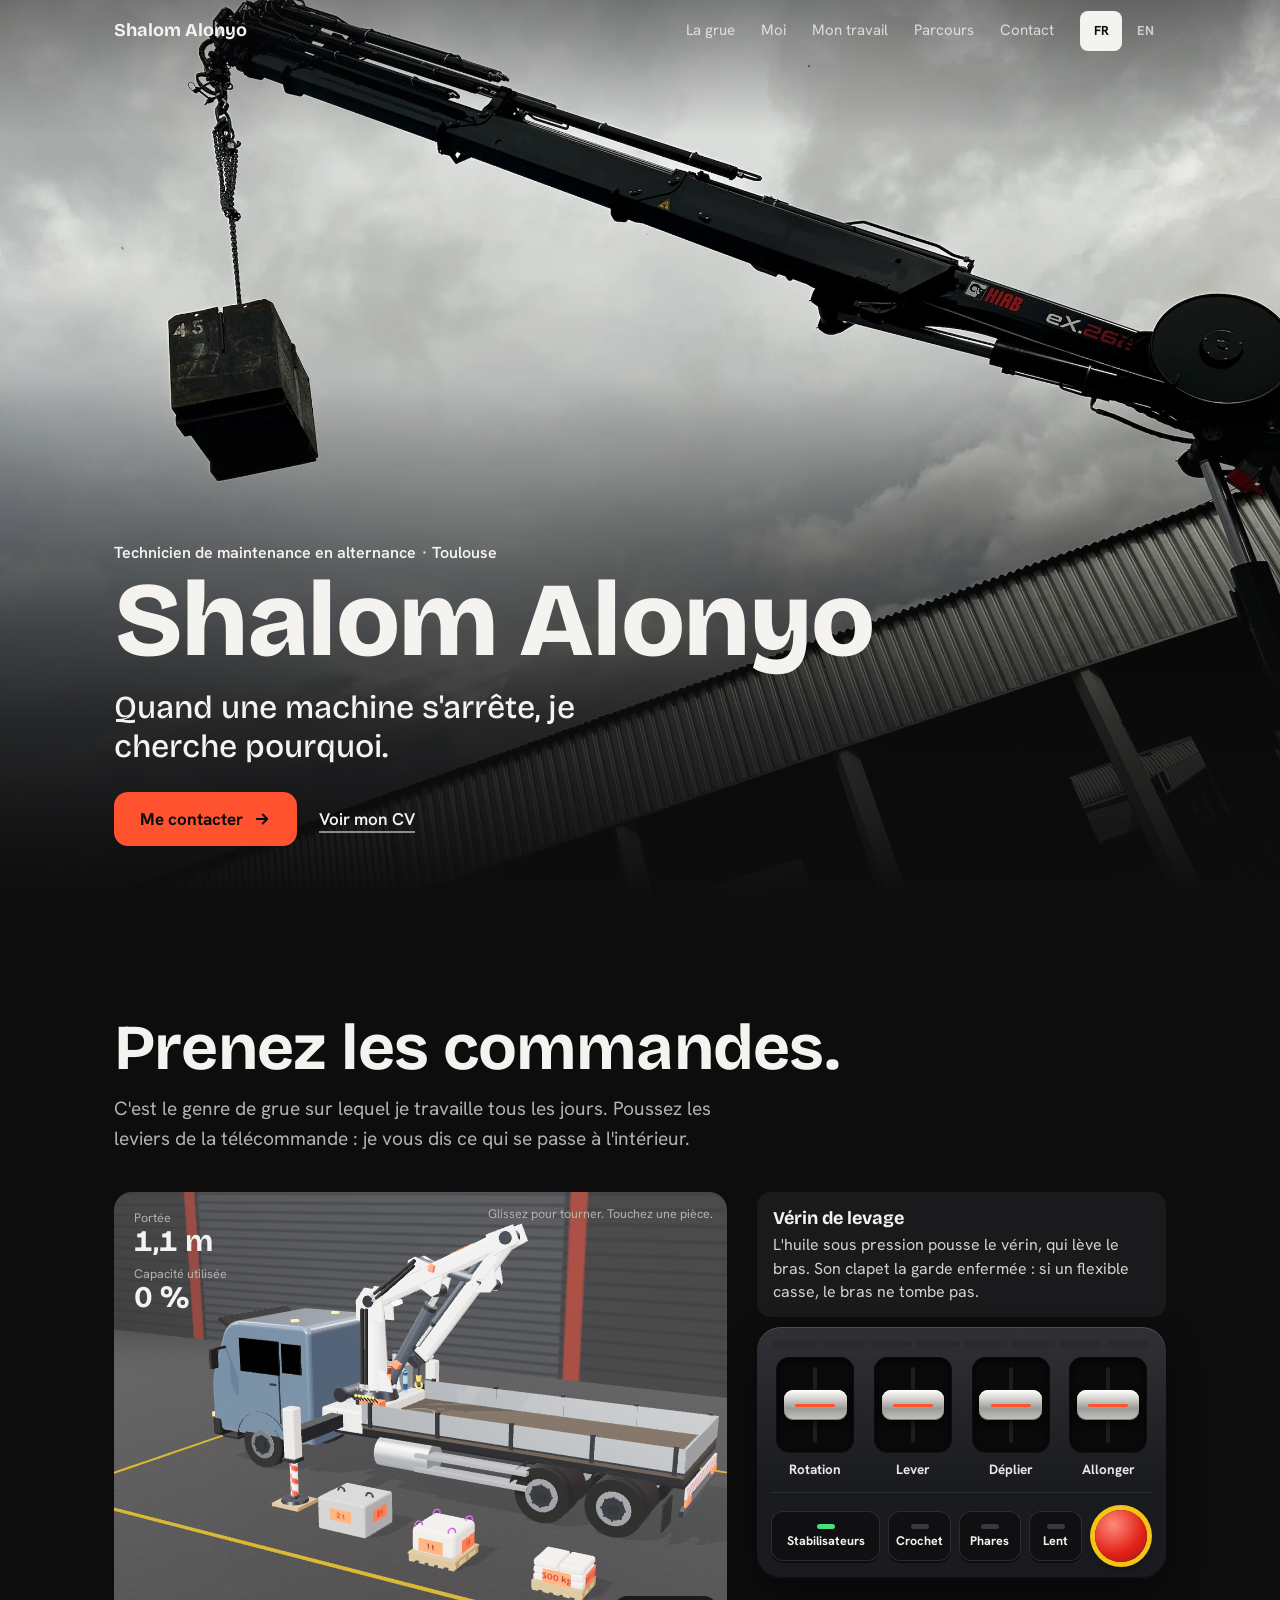
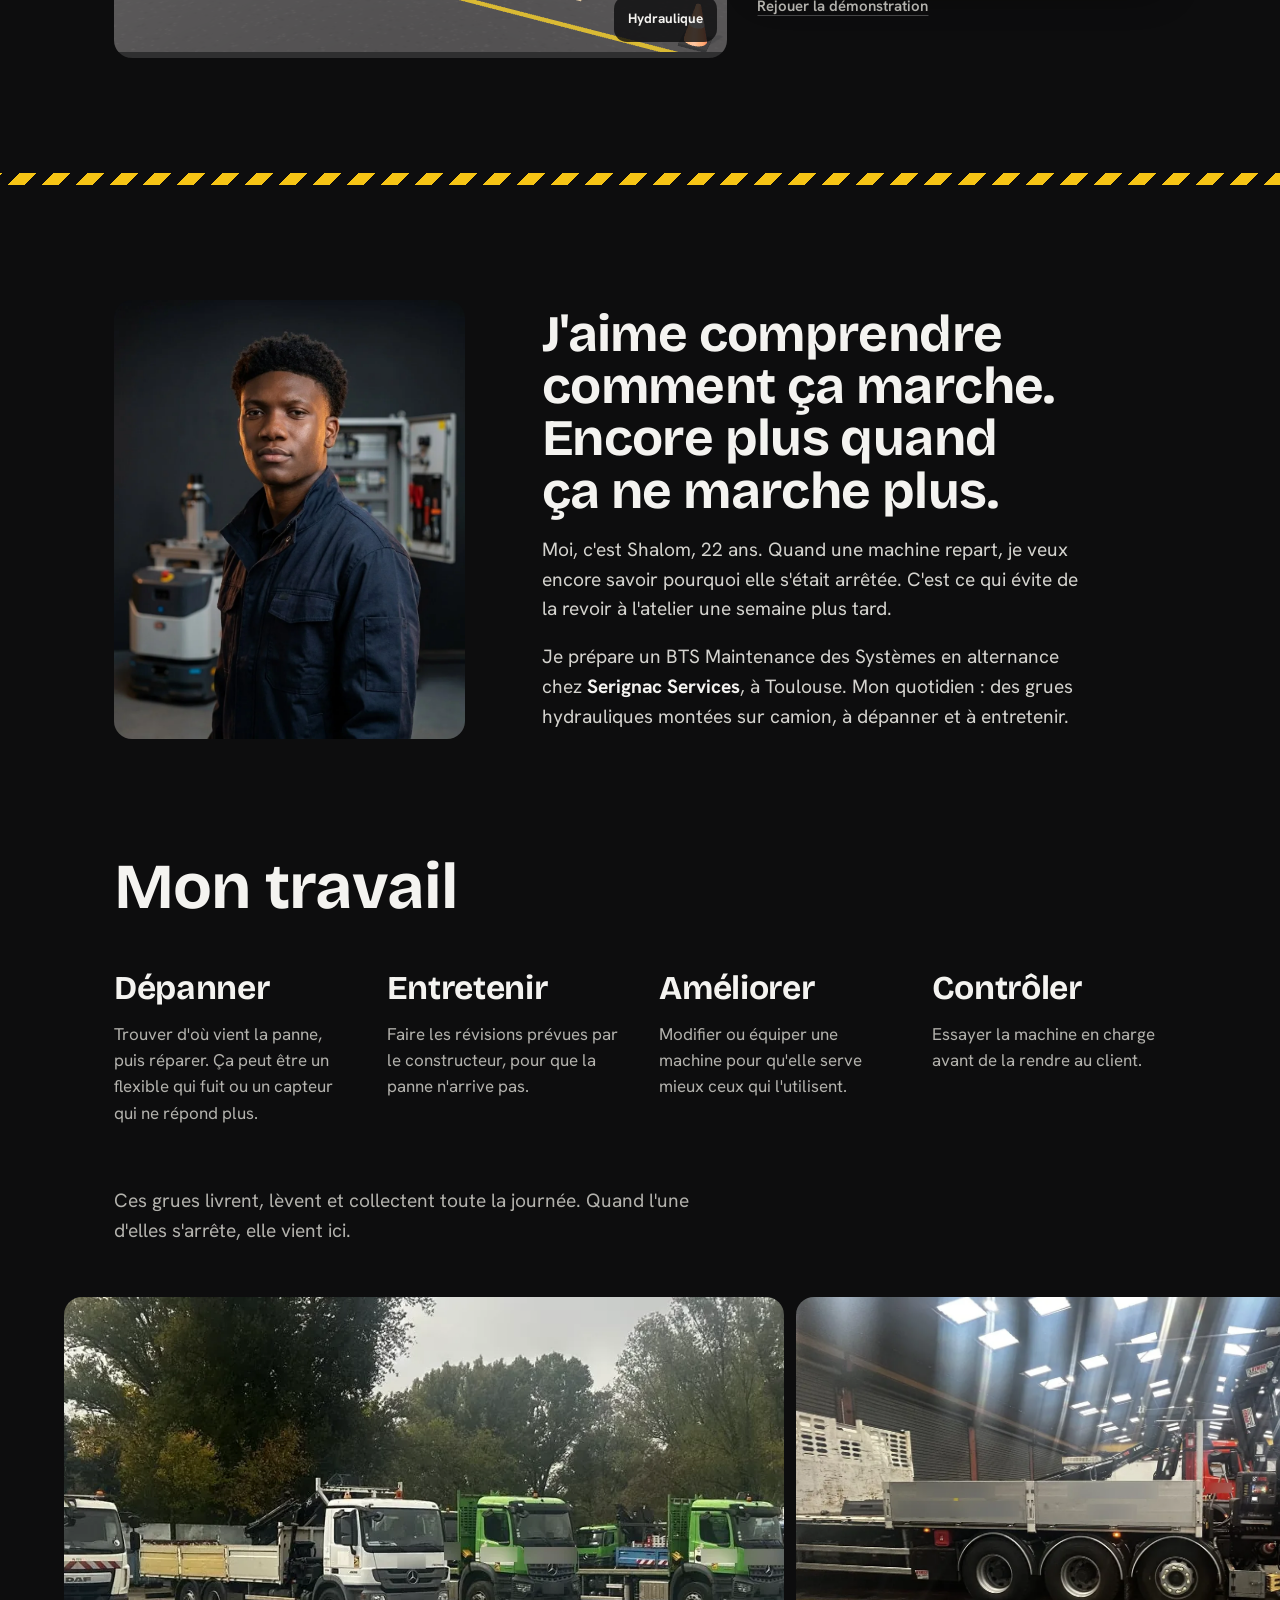
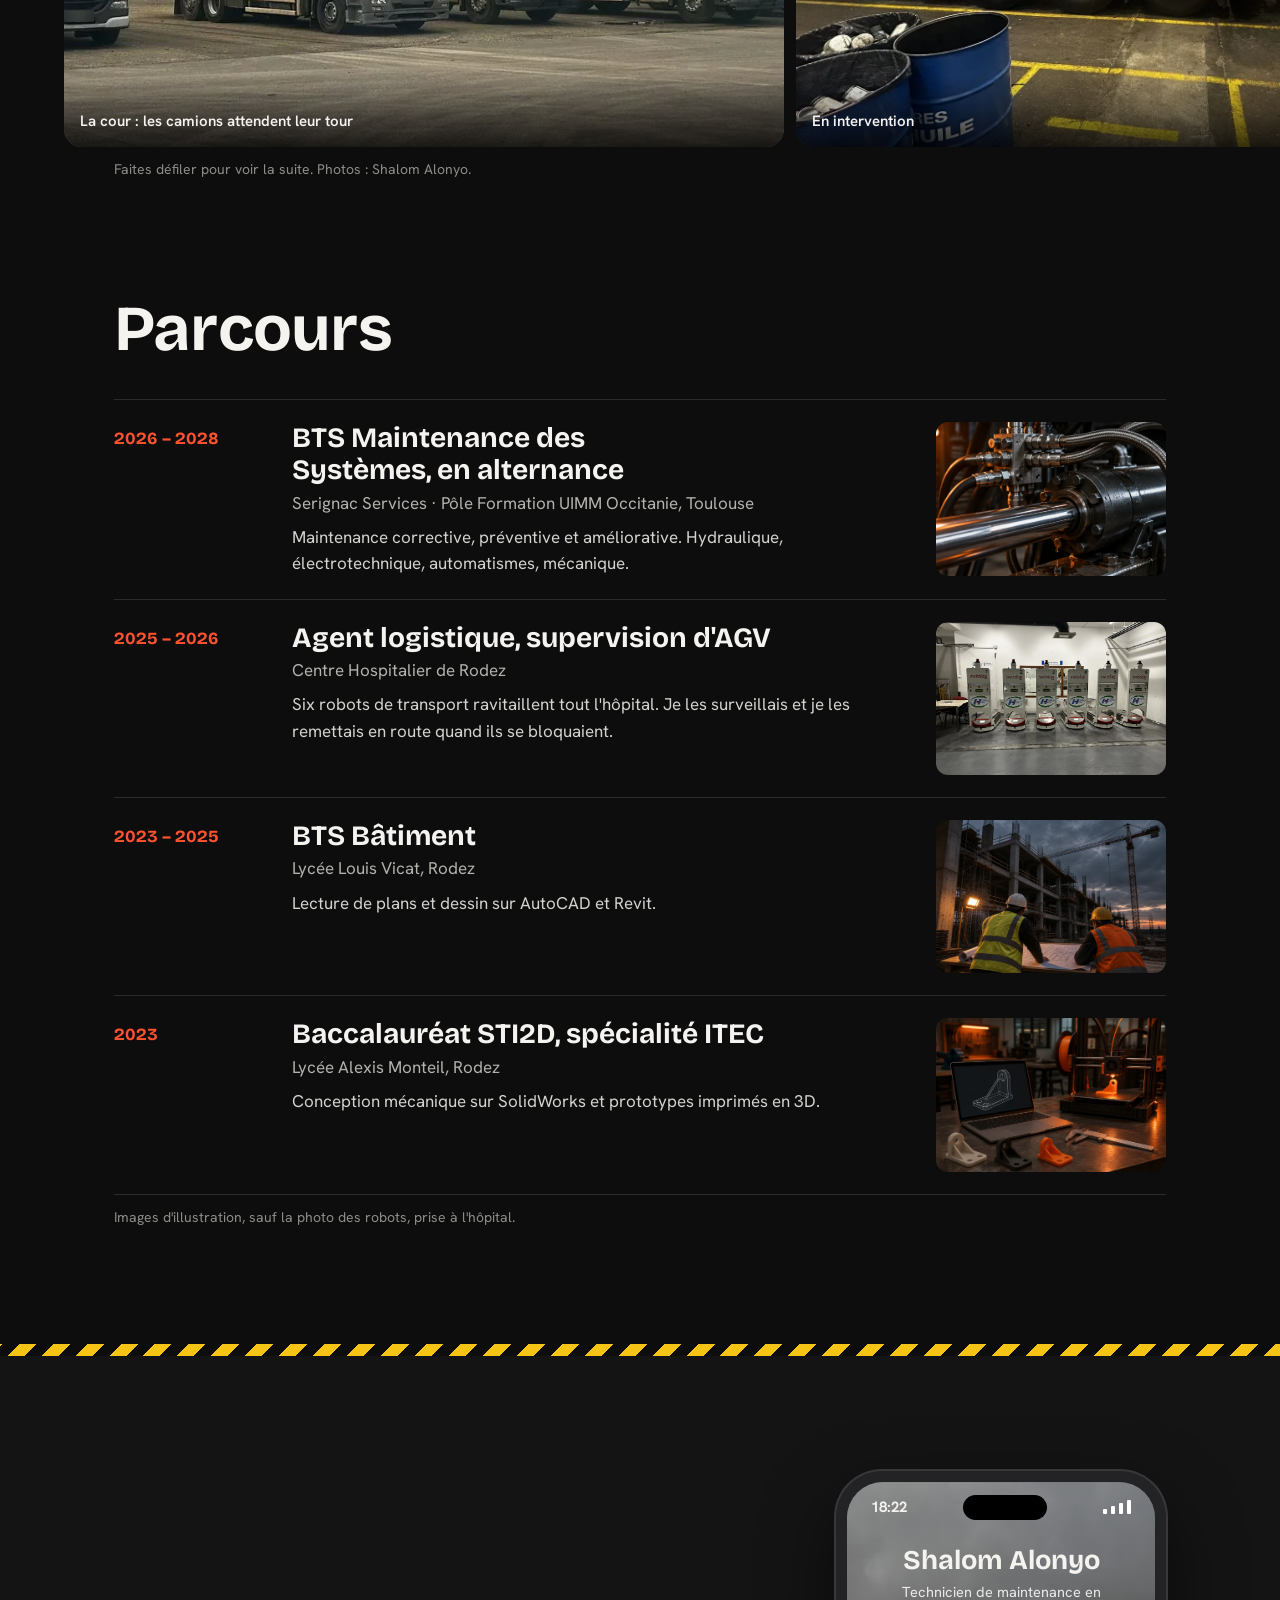
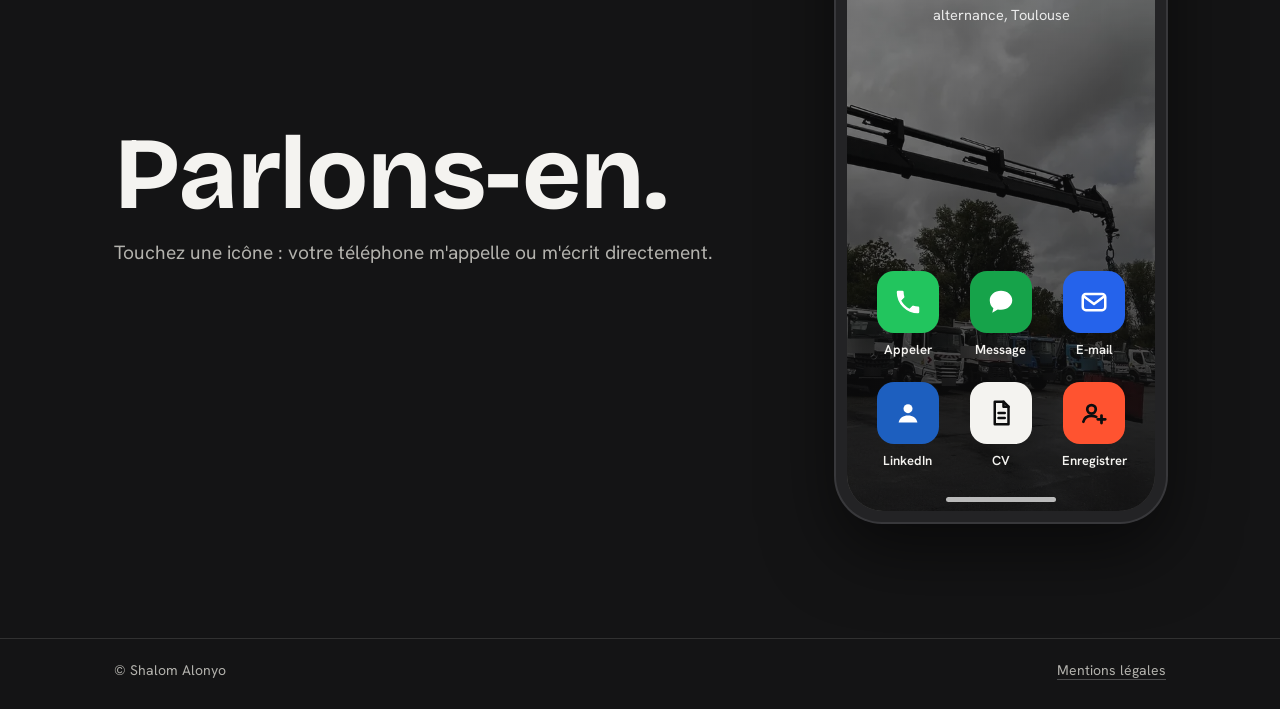
<file: index.html>
<!doctype html>
<html lang="fr">
<head>
<meta charset="utf-8">
<meta name="viewport" content="width=device-width, initial-scale=1, viewport-fit=cover">
<title>Shalom Alonyo · Technicien de maintenance en alternance à Toulouse</title>
<meta name="description" content="Shalom Alonyo, technicien de maintenance en alternance à Toulouse (BTS Maintenance des Systèmes). Dépannage et entretien de grues hydrauliques de camion.">
<meta name="author" content="Shalom Alonyo">
<meta name="theme-color" content="#0D0D0E">
<link rel="canonical" href="https://shalomalonyo-glitch.github.io/Shalom-Alonyo/">
<meta property="og:type" content="website">
<meta property="og:title" content="Shalom Alonyo · Technicien de maintenance en alternance">
<meta property="og:description" content="Quand une machine s'arrête, je cherche pourquoi. Prenez les commandes d'une grue et voyez ce qui se passe à l'intérieur.">
<meta property="og:url" content="https://shalomalonyo-glitch.github.io/Shalom-Alonyo/">
<meta property="og:image" content="https://shalomalonyo-glitch.github.io/Shalom-Alonyo/assets/og-card.jpg">
<meta property="og:locale" content="fr_FR">
<meta name="twitter:card" content="summary_large_image">
<link rel="icon" type="image/png" href="assets/logo.png">
<link rel="apple-touch-icon" href="assets/logo.png">
<link rel="preload" as="font" type="font/woff2" href="assets/bricolage.woff2" crossorigin>
<link rel="preload" as="image" href="assets/hero.webp">
<script type="application/ld+json">
{"@context":"https://schema.org","@type":"Person","name":"Shalom Alonyo","jobTitle":"Technicien de maintenance en alternance","url":"https://shalomalonyo-glitch.github.io/Shalom-Alonyo/","image":"https://shalomalonyo-glitch.github.io/Shalom-Alonyo/assets/moi.webp","address":{"@type":"PostalAddress","addressLocality":"Toulouse","addressCountry":"FR"},"worksFor":{"@type":"Organization","name":"Serignac Services"},"alumniOf":[{"@type":"EducationalOrganization","name":"Pôle Formation UIMM Occitanie"}],"knowsAbout":["Maintenance industrielle","Hydraulique","Diagnostic de pannes","Électrotechnique","Mécanique"],"sameAs":["https://www.linkedin.com/in/shalom-alonyo/","https://github.com/shalomalonyo-glitch"]}
</script>
<script>document.documentElement.classList.add('js')</script>
<style>
@font-face{font-family:"Bricolage";src:url(assets/bricolage.woff2) format("woff2");font-weight:200 800;font-display:swap}
@font-face{font-family:"Hanken";src:url(assets/hanken.woff2) format("woff2");font-weight:100 900;font-display:swap}
:root{
  --bg:#0D0D0E; --bg2:#141415; --card:#1A1A1C; --line:rgba(255,255,255,.12); --line2:rgba(255,255,255,.24);
  --tx:#F4F3F0; --mut:#B3B2AD; --dim:#8E8D88; --acc:#FF5330; --acc2:#FF7A5C; --mark:#F6C415; --ok:#4ADE80;
  --d:"Bricolage","Hanken",system-ui,sans-serif; --b:"Hanken",system-ui,-apple-system,"Segoe UI",sans-serif;
  --pad:clamp(20px,5vw,72px); --max:1180px; --out:cubic-bezier(.22,1,.36,1);
}
*{box-sizing:border-box;margin:0;padding:0}
html{scroll-behavior:smooth;-webkit-text-size-adjust:100%}
body{background:var(--bg);color:var(--tx);font-family:var(--b);font-size:17px;line-height:1.55;overflow-x:hidden;-webkit-font-smoothing:antialiased}
img{display:block;max-width:100%}
a{color:inherit;text-decoration:none}
button{font:inherit;color:inherit;background:none;border:0;cursor:pointer}
::selection{background:var(--acc);color:#0D0D0E}
:focus-visible{outline:2px solid var(--tx);outline-offset:3px;border-radius:6px}
.wrap{max-width:var(--max);margin:0 auto;padding:0 var(--pad)}
.skip{position:absolute;left:-999px;top:0;background:var(--tx);color:#000;padding:10px 14px;z-index:99}
.skip:focus{left:10px;top:10px}
h1,h2,h3{font-family:var(--d);text-wrap:balance}
p{text-wrap:pretty}

/* en-tête */
.nav{position:fixed;inset:0 0 auto 0;z-index:50;transition:background-color .25s ease-out}
.nav.solid{background:rgba(13,13,14,.92)}
.nav .in{display:flex;align-items:center;gap:26px;height:62px}
.brand{display:inline-flex;align-items:center;min-height:44px;font-family:var(--d);font-weight:700;font-size:18px}
.links{display:flex;gap:26px;margin-left:auto}
.links a{font-size:15px;color:rgba(244,243,240,.8);transition:color .2s ease-out}
.links a:hover{color:#fff}
.lang{display:flex;gap:2px;font-size:13px;font-weight:700}
.lang button{min-width:42px;min-height:40px;padding:0 9px;border-radius:8px;color:rgba(244,243,240,.7)}
.lang button[aria-pressed=true]{color:#0D0D0E;background:var(--tx)}

/* accueil */
.hero{position:relative;min-height:100svh;display:flex;align-items:flex-end;overflow:hidden;isolation:isolate}
.hero .bg{position:absolute;inset:0;width:100%;height:100%;object-fit:cover;object-position:50% 88%;z-index:-2}
.hero::after{content:"";position:absolute;inset:0;z-index:-1;background:linear-gradient(180deg,rgba(13,13,14,.45) 0%,rgba(13,13,14,0) 15%,rgba(13,13,14,0) 42%,rgba(13,13,14,.8) 80%,var(--bg) 100%)}
.hero .in{width:100%;padding:110px var(--pad) clamp(34px,6vh,72px)}
.kicker{font-size:16px;font-weight:600;color:var(--tx)}
.kicker i{font-style:normal;padding:0 .35em}
h1{font-weight:800;font-size:clamp(46px,8.2vw,108px);line-height:.94;letter-spacing:-.015em;margin-top:6px}
.say{font-family:var(--d);font-weight:500;font-size:clamp(21px,2.5vw,32px);line-height:1.22;max-width:22ch;margin-top:18px}
.cta{display:flex;gap:10px 22px;flex-wrap:wrap;align-items:center;margin-top:26px}
.btn{display:inline-flex;align-items:center;gap:10px;height:54px;padding:0 26px;border-radius:14px;font-size:17px;font-weight:700;background:var(--acc);color:#0D0D0E;transition:transform .16s ease-out,background-color .2s ease-out}
.btn:hover{background:var(--acc2)}
.btn:active{transform:scale(.97)}
.btn svg{width:18px;height:18px}
.tlink{display:inline-flex;align-items:center;min-height:44px;font-weight:600;text-decoration:underline;text-decoration-thickness:2px;text-underline-offset:6px;text-decoration-color:rgba(255,255,255,.5);transition:text-decoration-color .2s ease-out}
.tlink:hover{text-decoration-color:#fff}
.js .up{opacity:0;transform:translateY(14px);animation:up .7s var(--out) forwards;animation-delay:var(--w,.1s)}
@keyframes up{to{opacity:1;transform:none}}

/* sections */
section{padding:clamp(64px,9vw,128px) 0;position:relative}
h2{font-weight:700;font-size:clamp(32px,5.2vw,64px);line-height:1.02;letter-spacing:-.012em}
.lead{color:var(--mut);font-size:clamp(17px,1.5vw,20px);max-width:56ch;margin-top:14px}
.js .rv{opacity:0;transform:translateY(22px);transition:opacity .6s var(--out),transform .6s var(--out)}
.js .rv.in{opacity:1;transform:none}
.hz{height:12px;background:repeating-linear-gradient(-45deg,var(--mark) 0 12px,#0D0D0E 12px 24px)}

/* la grue */
.rig{margin-top:clamp(22px,3vw,40px);display:grid;grid-template-columns:minmax(0,1.5fr) minmax(0,1fr);gap:clamp(10px,2.4vw,34px);align-items:start}
.stage{background:#121213;border-radius:18px;overflow:hidden;position:relative}
.view{position:relative;aspect-ratio:4/3}
.view canvas,.view svg{position:absolute;inset:0;width:100%;height:100%;display:block}
.view canvas{touch-action:pan-y;cursor:grab;opacity:0;transition:opacity .5s ease-out}
.view canvas:active{cursor:grabbing}
.stage.live canvas{opacity:1}
.stage.live svg{display:none}
.read{position:absolute;left:clamp(12px,1.6vw,20px);top:clamp(10px,1.4vw,18px);display:grid;gap:8px;max-width:24%;pointer-events:none}
.read span{display:block;font-size:12.5px;line-height:1.2;color:var(--mut)}
.read b{display:block;font-family:var(--d);font-size:clamp(20px,2.6vw,30px);line-height:1.1;font-weight:700;font-variant-numeric:tabular-nums;white-space:nowrap}
.spin{position:absolute;right:14px;top:12px;font-size:12.5px;color:var(--mut);pointer-events:none;opacity:0;transition:opacity .4s ease-out}
.stage.live .spin{opacity:1}
.stage.live .spin.off{opacity:0}
.bar{height:6px;background:rgba(255,255,255,.12)}
.bar i{display:block;height:100%;width:0;background:var(--ok);transition:width .2s ease-out,background-color .2s ease-out}
.tell{background:var(--card);border-radius:14px;padding:13px 16px 14px;min-height:7.3em;font-size:16px;line-height:1.45;color:#D4D3CE}
.tell b{display:block;font-family:var(--d);font-size:18px;color:var(--tx);margin-bottom:2px}
.tell.warn b{color:var(--acc)}
.again{margin-top:6px;min-height:44px;font-weight:600;font-size:15px;color:var(--mut);text-decoration:underline;text-decoration-color:var(--line2);text-underline-offset:4px}
.tools{position:absolute;left:10px;right:10px;bottom:10px;display:flex;justify-content:space-between;align-items:flex-end;gap:8px;pointer-events:none}
.tools>*{pointer-events:auto}
.seg{display:flex;gap:2px;padding:3px;border-radius:13px;background:rgba(13,13,14,.8)}
.seg button{min-width:50px;min-height:40px;padding:0 9px;border-radius:10px;font-size:13.5px;font-weight:700;color:#D4D3CE;transition:background-color .2s ease-out,color .2s ease-out}
.seg button[aria-pressed=true]{background:var(--tx);color:#0D0D0E}
.xr{min-height:46px;padding:0 14px;border-radius:13px;background:rgba(13,13,14,.8);font-size:13.5px;font-weight:700;color:var(--tx);transition:background-color .2s ease-out,color .2s ease-out,transform .16s ease-out}
.xr:active{transform:scale(.97)}
.xr[aria-pressed=true]{background:var(--acc);color:#0D0D0E}
.stage:not(.live) .xr{display:none}
/* la télécommande */
.rc{--trv:30px;margin-top:10px;border-radius:24px;padding:14px 14px 12px;background:linear-gradient(180deg,#303136,#1a1b1e 62%);box-shadow:inset 0 1px 0 rgba(255,255,255,.14),inset 0 -2px 0 rgba(0,0,0,.5),0 14px 34px rgba(0,0,0,.45);user-select:none;-webkit-user-select:none;-webkit-touch-callout:none}
.rc-top{display:grid;grid-template-columns:repeat(4,minmax(0,1fr));gap:10px}
.lv{display:grid;gap:6px;justify-items:center;font-size:13.5px;font-weight:700;color:#E9E8E4}
.trk{position:relative;width:100%;max-width:78px;height:96px;border-radius:14px;background:#0A0A0B;box-shadow:inset 0 2px 7px #000,inset 0 0 0 1px rgba(255,255,255,.06);touch-action:none;cursor:ns-resize}
.trk::before{content:"";position:absolute;left:50%;top:10px;bottom:10px;width:4px;margin-left:-2px;border-radius:4px;background:#1E1E21}
.trk::after{content:"";position:absolute;left:24%;right:24%;top:50%;height:2px;margin-top:-1px;background:rgba(255,255,255,.16)}
.cap{position:absolute;left:10%;right:10%;top:50%;height:30px;margin-top:-15px;border-radius:9px;background:linear-gradient(180deg,#FFFFFF,#D3D2CE 30%,#9C9B97 62%,#C4C3BF);box-shadow:0 4px 9px rgba(0,0,0,.65),inset 0 1px 0 #fff,inset 0 -1px 0 rgba(0,0,0,.35);transform:translateY(calc(var(--v,0) * -1 * var(--trv)));z-index:1}
.cap::after{content:"";position:absolute;left:18%;right:18%;top:50%;height:3px;margin-top:-1.5px;border-radius:3px;background:var(--acc)}
.lv.rel .cap{transition:transform .18s var(--out)}
.trk:focus-visible{outline:2px solid var(--tx);outline-offset:2px}
.rc-bot{display:grid;grid-template-columns:minmax(0,1fr) auto auto;gap:14px;align-items:center;margin-top:12px;padding:12px 4px 0;border-top:1px solid rgba(255,255,255,.08)}
.stb{display:flex;align-items:center;gap:10px;min-height:48px;padding:0 14px;border-radius:12px;background:#101012;box-shadow:inset 0 0 0 1px rgba(255,255,255,.12);font-weight:700;font-size:14.5px;text-align:left;transition:transform .16s ease-out}
.stb:active{transform:scale(.97)}
.stb .led{width:10px;height:10px;border-radius:50%;background:#3A3A3D;flex:none;transition:background-color .2s ease-out}
.stb[aria-pressed=true] .led{background:var(--ok)}
.leds{display:flex;gap:5px}
.leds i{width:9px;height:22px;border-radius:3px;background:#2A2A2D;transition:background-color .15s ease-out}
.leds i.g{background:var(--ok)}
.leds i.y{background:var(--mark)}
.leds i.r{background:var(--acc)}
.stop{width:52px;height:52px;margin:5px;border-radius:50%;background:radial-gradient(circle at 35% 28%,#FF8A78,#E2231A 58%,#9E120C);box-shadow:0 0 0 5px var(--mark),0 5px 10px rgba(0,0,0,.6);transition:transform .12s ease-out,filter .12s ease-out}
.stop:active{transform:scale(.94)}
.stop[aria-pressed=true]{transform:scale(.9);filter:brightness(.72)}
.rc .leds{display:flex;gap:4px;margin:0 2px 10px}
.rc .leds i{flex:1;width:auto;height:6px;border-radius:3px}
.keys{display:grid;grid-template-columns:1.75fr 1fr 1fr .85fr auto;gap:8px;align-items:center;margin-top:12px;padding-top:12px;border-top:1px solid rgba(255,255,255,.08)}
.rig:not(.is3d) .keys{grid-template-columns:1.75fr .85fr auto}
.rig:not(.is3d) .k3d{display:none}
.key{display:grid;justify-items:center;align-content:center;gap:6px;min-height:50px;padding:0 3px;border-radius:12px;background:#101012;box-shadow:inset 0 0 0 1px rgba(255,255,255,.12),0 2px 0 rgba(0,0,0,.5);font-weight:700;font-size:12.5px;line-height:1;white-space:nowrap;transition:transform .12s ease-out}
.key:active{transform:scale(.96)}
.key .led{width:18px;height:5px;border-radius:3px;background:#3A3A3D;transition:background-color .2s ease-out}
.key[aria-pressed=true] .led{background:var(--ok)}
.key.ready .led{background:var(--acc)}
.tools>span{flex:1}
.pic img{width:100%;height:auto;aspect-ratio:3/2;object-fit:cover;border-radius:12px}
.pic[data-zoom]{cursor:zoom-in}
.scr .sheet{position:absolute;left:8px;right:8px;bottom:8px;z-index:3;display:grid;gap:8px;padding:16px 14px 10px;border-radius:26px;background:#F4F3F0;color:#0D0D0E}
.scr .sheet[hidden]{display:none}
.sheet b{font-family:var(--d);font-size:19px}
.addr{font-size:14px;color:#3A3A3D;word-break:break-all;margin:-6px 0 2px}
.opt{display:flex;align-items:center;justify-content:center;min-height:46px;border-radius:12px;background:#0D0D0E;color:#F4F3F0;font-weight:700;font-size:15px;text-align:center;transition:transform .16s ease-out}
.opt:active{transform:scale(.97)}
.two{display:grid;grid-template-columns:1fr 1fr;gap:8px}
.two .opt{background:#E2E0DA;color:#0D0D0E}
.okm{min-height:1.3em;font-size:13.5px;color:#3A3A3D;text-align:center}
.opt.cls{background:none;color:#3A3A3D;min-height:40px}

/* moi */
.me{display:grid;grid-template-columns:minmax(0,.72fr) minmax(0,1.28fr);gap:clamp(26px,6vw,90px);align-items:center}
.me img{width:100%;height:auto;aspect-ratio:4/5;object-fit:cover;object-position:50% 14%;border-radius:18px}
.me h2{font-size:clamp(29px,4vw,52px)}
.me p{font-size:clamp(17px,1.5vw,20px);color:#D4D3CE;margin-top:18px;max-width:50ch}
.me p strong{color:var(--tx);font-weight:700}

/* travail */
.jobs{display:grid;grid-template-columns:repeat(4,minmax(0,1fr));gap:clamp(18px,3vw,44px);margin-top:clamp(26px,3.4vw,46px)}
.jobs h3{font-size:clamp(24px,2.6vw,34px);font-weight:700;letter-spacing:-.01em}
.jobs p{color:var(--mut);margin-top:6px;max-width:36ch}
.reel{display:flex;gap:12px;overflow-x:auto;scroll-snap-type:x mandatory;-webkit-overflow-scrolling:touch;padding:0 var(--pad);margin-top:clamp(28px,4vw,52px);scrollbar-width:none}
.reel::-webkit-scrollbar{display:none}
.reel figure{flex:0 0 min(82vw,720px);scroll-snap-align:center;position:relative;border-radius:18px;overflow:hidden;background:#000}
.reel img{width:100%;height:auto;aspect-ratio:16/10;object-fit:cover}
.reel figcaption{position:absolute;left:0;right:0;bottom:0;padding:34px 16px 13px;font-size:15px;font-weight:600;background:linear-gradient(transparent,rgba(0,0,0,.78))}
.hint{color:var(--dim);font-size:14px;margin-top:12px}

/* parcours */
.path{margin-top:clamp(22px,3vw,40px);border-top:1px solid var(--line)}
.step{display:grid;grid-template-columns:150px minmax(0,1fr) 230px;align-items:start;gap:8px 28px;padding:22px 0;border-bottom:1px solid var(--line)}
.step .y{font-family:var(--d);font-weight:700;font-size:17px;color:var(--acc);padding-top:4px;font-variant-numeric:tabular-nums}
.step h3{font-size:clamp(21px,2.2vw,28px);font-weight:700;line-height:1.15}
.step .w{color:var(--mut);margin-top:3px}
.step p{color:#D4D3CE;margin-top:8px;max-width:62ch}

/* contact : le téléphone */
.ct{background:var(--bg2)}
.cgrid{display:grid;grid-template-columns:minmax(0,1fr) auto;gap:clamp(26px,6vw,90px);align-items:center}
.ct h2{font-size:clamp(44px,8vw,104px);line-height:.96}
.phone{width:min(330px,86vw);margin:0 auto;border-radius:46px;padding:11px;background:#232325;box-shadow:0 0 0 2px #38383B,0 28px 70px rgba(0,0,0,.55)}
.scr{position:relative;border-radius:36px;overflow:hidden;aspect-ratio:9/18.4;background:#0D0D0E url(assets/cour.webp) 58% 30%/cover;display:flex;flex-direction:column}
.scr::before{content:"";position:absolute;inset:0;background:linear-gradient(180deg,rgba(13,13,14,.35),rgba(13,13,14,.62) 55%,rgba(13,13,14,.86))}
.scr>*{position:relative}
.sb{display:flex;justify-content:space-between;align-items:center;padding:13px 24px 0;font-weight:700;font-size:15px}
.sb i{width:84px;height:25px;border-radius:20px;background:#000;display:block}
.sb span:last-child{display:flex;gap:4px;align-items:flex-end}
.sb u{display:block;width:4px;background:#fff;border-radius:1px}
.idc{padding:26px 22px 0;text-align:center}
.idc b{display:block;font-family:var(--d);font-size:27px;font-weight:700;line-height:1.1}
.idc span{display:block;font-size:14.5px;color:rgba(255,255,255,.86);margin-top:6px}
.apps{display:grid;grid-template-columns:repeat(3,1fr);gap:22px 8px;padding:0 18px;margin-top:auto;margin-bottom:26px}
.app{display:grid;justify-items:center;gap:7px;font-size:13px;font-weight:600;-webkit-tap-highlight-color:transparent}
.app i{width:62px;height:62px;border-radius:17px;display:grid;place-items:center;transition:transform .16s ease-out}
.app:active i{transform:scale(.92)}
.app svg{width:30px;height:30px;color:#fff}
.dock{height:5px;width:36%;margin:0 auto 9px;border-radius:5px;background:rgba(255,255,255,.7)}
footer{padding:10px 0 calc(16px + env(safe-area-inset-bottom));color:var(--mut);font-size:14px;background:var(--bg2);border-top:1px solid var(--line)}
footer .in{display:flex;flex-wrap:wrap;gap:0 22px;justify-content:space-between;align-items:center}
footer a{display:inline-flex;align-items:center;min-height:44px;text-decoration:underline;text-decoration-color:var(--line2);text-underline-offset:4px}

/* bouton flottant (téléphone) */
.fab{position:fixed;left:0;right:0;bottom:0;z-index:40;display:none;justify-content:center;padding:34px 0 calc(14px + env(safe-area-inset-bottom));background:linear-gradient(180deg,rgba(13,13,14,0),rgba(13,13,14,.94) 58%);pointer-events:none;opacity:0;transform:translateY(24px);transition:opacity .25s ease-out,transform .3s var(--out)}
.fab.show{opacity:1;transform:none}
.fab .btn{height:50px;pointer-events:none}
.fab.show .btn{pointer-events:auto}

/* visionneuse */
dialog{border:0;padding:0;background:transparent;color:var(--tx);max-width:none;max-height:none;width:100vw;height:100dvh;margin:0}
dialog::backdrop{background:rgba(5,5,6,.92)}
dialog[open]{display:grid;place-items:center}
#lb img{max-height:84dvh;width:auto;max-width:94vw;border-radius:10px}
#lb p{margin-top:10px;color:var(--mut);text-align:center;font-size:15px}
.x{position:fixed;right:14px;top:14px;width:46px;height:46px;border-radius:50%;background:#232325;display:grid;place-items:center}

@media (max-width:1100px){.jobs{grid-template-columns:repeat(2,minmax(0,1fr))}}
@media (max-width:900px){
  .links{display:none}.lang{margin-left:auto}
  .rig{grid-template-columns:minmax(0,1fr)}
  .me{grid-template-columns:minmax(0,1fr)}
  .me figure{max-width:420px}
  .jobs{grid-template-columns:minmax(0,1fr);gap:20px}
  .step{grid-template-columns:minmax(0,1fr);gap:2px}
  .cgrid{grid-template-columns:minmax(0,1fr)}
  .hero .bg{object-position:24% 40%}
  .fab{display:flex}
  .view{aspect-ratio:1.45}
  .rc{--trv:19px;margin-top:8px;padding:11px 12px 9px}
  .trk{height:72px}
  .cap{height:26px;margin-top:-13px}
  .keys{margin-top:9px;padding-top:9px;gap:6px}
  .key{font-size:11.5px;min-height:48px}
  .rc .leds{margin-bottom:8px}
  .tell{min-height:7.5em;font-size:15px;padding:11px 14px 12px}
  .pic{margin-top:12px}
  .pic img{aspect-ratio:16/9}
}
@media (max-width:560px){
  .kicker i{display:none}
  .kicker .city{display:block}
}
@media (prefers-reduced-motion:reduce){
  *,*::before,*::after{animation-duration:.01ms!important;transition-duration:.01ms!important;scroll-behavior:auto!important}
  .js .rv,.js .up{opacity:1;transform:none}
}
</style>
</head>
<body>
<a class="skip" href="#grue">Aller au contenu</a>

<header class="nav" id="nav">
  <div class="wrap in">
    <a class="brand" href="#top">Shalom Alonyo</a>
    <nav class="links" aria-label="Sections">
      <a href="#grue" data-en="The crane">La grue</a>
      <a href="#moi" data-en="About">Moi</a>
      <a href="#travail" data-en="My work">Mon travail</a>
      <a href="#parcours" data-en="Background">Parcours</a>
      <a href="#contact">Contact</a>
    </nav>
    <div class="lang" role="group" aria-label="Langue">
      <button type="button" data-lang="fr" aria-pressed="true">FR</button>
      <button type="button" data-lang="en" aria-pressed="false">EN</button>
    </div>
  </div>
</header>

<main id="top">
<section class="hero" style="padding:0">
  <img class="bg" src="assets/hero.webp" width="2300" height="1806" alt="Une grue hydraulique de camion soulève une masse d'essai sous un ciel chargé">
  <div class="wrap in">
    <p class="kicker up"><span data-en="Maintenance technician, work-study">Technicien de maintenance en alternance</span><i aria-hidden="true">·</i><span class="city">Toulouse</span></p>
    <h1 class="up" style="--w:.18s">Shalom Alonyo</h1>
    <p class="say up" style="--w:.3s" data-en="When a machine stops, I find out why.">Quand une machine s'arrête, je cherche pourquoi.</p>
    <div class="cta up" style="--w:.42s">
      <a class="btn" href="#contact"><span data-en="Contact me">Me contacter</span><svg viewBox="0 0 24 24" fill="none" stroke="currentColor" stroke-width="2.6" stroke-linecap="round" stroke-linejoin="round"><path d="M5 12h14M13 6l6 6-6 6"/></svg></a>
      <a class="tlink" href="Shalom_Alonyo_CV.pdf" target="_blank" rel="noopener" data-en="See my CV">Voir mon CV</a>
    </div>
  </div>
</section>

<section id="grue">
  <div class="wrap">
    <h2 class="rv" data-en="Take the controls.">Prenez les commandes.</h2>
    <p class="lead rv" data-en="This is the kind of crane I work on every day. Push the levers on the remote: I'll tell you what is happening inside.">C'est le genre de grue sur lequel je travaille tous les jours. Poussez les leviers de la télécommande&nbsp;: je vous dis ce qui se passe à l'intérieur.</p>
    <div class="rig rv">
      <div class="stage" id="stage"><div class="view"><canvas id="g3" aria-hidden="true"></canvas>
        <svg viewBox="0 -90 660 560" role="img" aria-label="Une grue hydraulique sur un camion, pilotée par les quatre leviers">
          <rect x="0" y="410" width="660" height="60" fill="#18181A"/>
          <path d="M0 410H660" stroke="#3A3A3D" stroke-width="2"/>
          <!-- camion -->
          <g>
            <rect x="214" y="338" width="350" height="22" rx="3" fill="#3A3B40"/>
            <path d="M214 338v-16M300 338v-12M390 338v-12M480 338v-12M562 338v-16" stroke="#4B4D53" stroke-width="5" stroke-linecap="round"/>
            <rect x="38" y="358" width="528" height="22" rx="4" fill="#28292D"/>
            <path d="M44 380V292q0-18 18-20l52-6q26 0 34 22l8 28v64z" fill="#33353A"/>
            <path d="M62 296q0-8 8-9l40-5q14 0 19 12l7 18H62z" fill="#8FA3B5" opacity=".55"/>
            <rect x="40" y="366" width="18" height="8" rx="2" fill="#F6C415"/>
            <g fill="#101011" stroke="#55575D" stroke-width="5"><circle cx="100" cy="388" r="24"/><circle cx="436" cy="388" r="24"/><circle cx="506" cy="388" r="24"/></g>
            <g fill="#55575D"><circle cx="100" cy="388" r="7"/><circle cx="436" cy="388" r="7"/><circle cx="506" cy="388" r="7"/></g>
          </g>
          <!-- stabilisateur -->
          <line id="stab" x1="182" y1="356" x2="182" y2="372" stroke="#B9BBC0" stroke-width="9" stroke-linecap="round"/>
          <rect id="foot" x="164" y="370" width="36" height="7" rx="2" fill="#E9E7E2"/>
          <!-- tuyaux -->
          <g fill="none" stroke-linecap="round" stroke-linejoin="round">
            <polyline id="h1" class="hose"/><polyline id="h2" class="hose"/><polyline id="h3" class="hose"/>
          </g>
          <!-- grue -->
          <g stroke-linecap="round">
            <line id="ext" stroke="#C9C7C2" stroke-width="9"/>
            <line id="b2" stroke="#E9E7E2" stroke-width="15"/>
            <line id="c2b" stroke="#6F7178" stroke-width="9"/><line id="c2r" stroke="#C9CCD2" stroke-width="4"/>
            <line id="b1" stroke="#F4F3F0" stroke-width="18"/>
            <line id="c1b" stroke="#6F7178" stroke-width="10"/><line id="c1r" stroke="#C9CCD2" stroke-width="4.5"/>
            <line x1="182" y1="338" x2="182" y2="225" stroke="#F4F3F0" stroke-width="22"/>
          </g>
          <rect x="160" y="328" width="60" height="32" rx="5" fill="#E9E7E2"/>
          <rect x="196" y="334" width="18" height="20" rx="3" fill="#FF5330"/>
          <circle id="j1" r="8" fill="#0D0D0E" stroke="#F4F3F0" stroke-width="3"/><circle id="j2" r="7" fill="#0D0D0E" stroke="#E9E7E2" stroke-width="3"/>
          <!-- charge -->
          <line id="hook" stroke="#C9C7C2" stroke-width="3"/>
          <g id="load"><rect width="42" height="28" rx="4" fill="#FF5330"/><text x="21" y="20" text-anchor="middle" font-family="Bricolage,sans-serif" font-weight="800" font-size="15" fill="#0D0D0E">1 t</text></g>
          <!-- portée -->
          <g id="dim" opacity=".9"><line id="dl" y1="436" y2="436" stroke="#8E8D88" stroke-width="2" stroke-dasharray="5 6"/><line id="dv" stroke="#8E8D88" stroke-width="2" stroke-dasharray="5 6"/><circle id="dc" cy="436" r="4" fill="#8E8D88"/><circle cx="182" cy="436" r="4" fill="#8E8D88"/></g>
          <style>.hose{stroke:rgba(255,255,255,.22);stroke-width:2.5}.hose.on{stroke:#FF5330;stroke-width:4;stroke-dasharray:9 9;animation:oil .5s linear infinite}@keyframes oil{to{stroke-dashoffset:-18}}</style>
        </svg><div class="tools"><span></span><button type="button" class="xr" id="bXr" aria-pressed="false" data-en="Hydraulics">Hydraulique</button></div></div>
        <p class="spin" data-en="Drag to turn. Tap a part.">Glissez pour tourner. Touchez une pièce.</p>
        <div class="bar" aria-hidden="true"><i id="mbar"></i></div>
        <div class="read">
          <div><span data-en="Reach">Portée</span><b id="rReach">0,0 m</b></div>
          <div><span data-en="Capacity used">Capacité utilisée</span><b id="rMom">0 %</b></div>
        </div>
      </div>
      <div>
        <p class="tell" id="tell" aria-live="polite"></p>
        <div class="rc" role="group" aria-label="Télécommande de la grue">
          <div class="leds" id="leds" aria-hidden="true"><i></i><i></i><i></i><i></i><i></i><i></i><i></i><i></i></div>
          <div class="rc-top">
            <div class="lv rel" data-k="slew"><div class="trk" role="slider" tabindex="0" aria-label="Rotation" aria-valuemin="-100" aria-valuemax="100" aria-valuenow="0"><i class="cap"></i></div><span>Rotation</span></div>
            <div class="lv rel" data-k="a1"><div class="trk" role="slider" tabindex="0" aria-label="Lever" aria-valuemin="-100" aria-valuemax="100" aria-valuenow="0"><i class="cap"></i></div><span data-en="Lift">Lever</span></div>
            <div class="lv rel" data-k="f"><div class="trk" role="slider" tabindex="0" aria-label="Déplier" aria-valuemin="-100" aria-valuemax="100" aria-valuenow="0"><i class="cap"></i></div><span data-en="Unfold">Déplier</span></div>
            <div class="lv rel" data-k="e"><div class="trk" role="slider" tabindex="0" aria-label="Allonger" aria-valuemin="-100" aria-valuemax="100" aria-valuenow="0"><i class="cap"></i></div><span data-en="Extend">Allonger</span></div>
          </div>
          <div class="keys">
            <button type="button" class="key" id="bStab" aria-pressed="false"><i class="led"></i><span data-en="Stabilisers">Stabilisateurs</span></button>
            <button type="button" class="key k3d" id="bHook" aria-pressed="false"><i class="led"></i><span data-en="Hook">Crochet</span></button>
            <button type="button" class="key k3d" id="bLamp" aria-pressed="false"><i class="led"></i><span data-en="Lights">Phares</span></button>
            <button type="button" class="key" id="bSlow" aria-pressed="false"><i class="led"></i><span data-en="Slow">Lent</span></button>
            <button type="button" class="stop" id="bStop" aria-pressed="false" aria-label="Arrêt d'urgence"></button>
          </div>
        </div>
        <button type="button" class="again" id="again" data-en="Replay the demo">Rejouer la démonstration</button>
      </div>
    </div>
  </div>
</section>

<div class="hz" aria-hidden="true"></div>

<section id="moi">
  <div class="wrap me">
    <figure class="rv"><img src="assets/moi.webp" width="928" height="1152" loading="lazy" alt="Shalom Alonyo en tenue de travail"></figure>
    <div>
      <h2 class="rv" data-en="I like knowing how things work. Even more when they don't.">J'aime comprendre comment ça marche. Encore plus quand ça ne marche plus.</h2>
      <p class="rv" data-en="I'm Shalom, 22. When a machine runs again, I still want to know why it stopped. That is what keeps it from coming back to the workshop a week later.">Moi, c'est Shalom, 22 ans. Quand une machine repart, je veux encore savoir pourquoi elle s'était arrêtée. C'est ce qui évite de la revoir à l'atelier une semaine plus tard.</p>
      <p class="rv" data-en="I'm doing a BTS in maintenance on a work-study contract with <strong>Serignac Services</strong>, in Toulouse. My daily work: truck-mounted hydraulic cranes, to repair and to keep running.">Je prépare un BTS Maintenance des Systèmes en alternance chez <strong>Serignac Services</strong>, à Toulouse. Mon quotidien&nbsp;: des grues hydrauliques montées sur camion, à dépanner et à entretenir.</p>
    </div>
  </div>
</section>

<section id="travail" style="padding-top:0">
  <div class="wrap">
    <h2 class="rv" data-en="My work">Mon travail</h2>
    <div class="jobs rv">
      <div><h3 data-en="Repair">Dépanner</h3><p data-en="Find where the fault comes from, then fix it. It can be a leaking hose or a sensor that has stopped answering.">Trouver d'où vient la panne, puis réparer. Ça peut être un flexible qui fuit ou un capteur qui ne répond plus.</p></div>
      <div><h3 data-en="Maintain">Entretenir</h3><p data-en="Carry out the services planned by the manufacturer, so the breakdown never happens.">Faire les révisions prévues par le constructeur, pour que la panne n'arrive pas.</p></div>
      <div><h3 data-en="Improve">Améliorer</h3><p data-en="Modify or equip a machine so it serves the people who use it better.">Modifier ou équiper une machine pour qu'elle serve mieux ceux qui l'utilisent.</p></div>
      <div><h3 data-en="Check">Contrôler</h3><p data-en="Test the machine under load before it goes back to the customer.">Essayer la machine en charge avant de la rendre au client.</p></div>
    </div>
    <p class="lead rv" style="margin-top:clamp(34px,5vw,60px)" data-en="These cranes deliver, lift and collect all day long. When one of them stops, it comes here.">Ces grues livrent, lèvent et collectent toute la journée. Quand l'une d'elles s'arrête, elle vient ici.</p>
  </div>
  <div class="reel rv" id="reel">
    <figure data-zoom="camions"><img src="assets/camions.webp" width="1800" height="540" loading="lazy" alt="Une rangée de camions équipés de grues, dans la cour de l'atelier"><figcaption data-en="The yard: trucks waiting their turn">La cour&nbsp;: les camions attendent leur tour</figcaption></figure>
    <figure data-zoom="travee"><img src="assets/travee.webp" width="1500" height="1035" loading="lazy" alt="Un camion-grue dans une travée de l'atelier, stabilisateur sorti"><figcaption data-en="At work">En intervention</figcaption></figure>
    <figure data-zoom="cour"><img src="assets/cour.webp" width="1600" height="936" loading="lazy" alt="Une grue lève une masse d'essai dans la cour"><figcaption data-en="Load test">Essai en charge</figcaption></figure>
    <figure data-zoom="atelier"><img src="assets/atelier.webp" width="1800" height="1350" loading="lazy" alt="L'atelier vu d'en haut"><figcaption data-en="The workshop">L'atelier</figcaption></figure>
  </div>
  <div class="wrap"><p class="hint" data-en="Swipe to see more. Photos: Shalom Alonyo.">Faites défiler pour voir la suite. Photos&nbsp;: Shalom Alonyo.</p></div>
</section>

<section id="parcours" style="padding-top:0">
  <div class="wrap">
    <h2 class="rv" data-en="Background">Parcours</h2>
    <div class="path rv">
      <div class="step"><div class="y">2026 – 2028</div><div><h3 data-en="BTS Maintenance des Systèmes, work-study">BTS Maintenance des Systèmes, en alternance</h3><p class="w">Serignac Services · Pôle Formation UIMM Occitanie, Toulouse</p><p data-en="Corrective, preventive and improvement maintenance. Hydraulics, electrical engineering, automation, mechanics.">Maintenance corrective, préventive et améliorative. Hydraulique, électrotechnique, automatismes, mécanique.</p></div><figure class="pic"><img src="assets/ms.webp" width="1100" height="739" loading="lazy" alt="Vérin hydraulique et flexibles"></figure></div>
      <div class="step"><div class="y">2025 – 2026</div><div><h3 data-en="Logistics agent, AGV supervision">Agent logistique, supervision d'AGV</h3><p class="w" data-en="Rodez hospital">Centre Hospitalier de Rodez</p><p data-en="Six transport robots supply the whole hospital. I watched over them and got them going again when they stopped.">Six robots de transport ravitaillent tout l'hôpital. Je les surveillais et je les remettais en route quand ils se bloquaient.</p></div><figure class="pic" data-zoom="agv"><img src="assets/agv.webp" width="1400" height="1050" loading="lazy" alt="Les six robots de transport de l'hôpital, alignés à leur poste de charge"></figure></div>
      <div class="step"><div class="y">2023 – 2025</div><div><h3>BTS Bâtiment</h3><p class="w">Lycée Louis Vicat, Rodez</p><p data-en="Reading drawings, and drafting in AutoCAD and Revit.">Lecture de plans et dessin sur AutoCAD et Revit.</p></div><figure class="pic"><img src="assets/bat.webp" width="1100" height="739" loading="lazy" alt="Deux ouvriers étudient un plan devant un bâtiment en construction"></figure></div>
      <div class="step"><div class="y">2023</div><div><h3 data-en="Baccalauréat STI2D, ITEC option">Baccalauréat STI2D, spécialité ITEC</h3><p class="w">Lycée Alexis Monteil, Rodez</p><p data-en="Mechanical design in SolidWorks and 3D-printed prototypes.">Conception mécanique sur SolidWorks et prototypes imprimés en 3D.</p></div><figure class="pic"><img src="assets/sti.webp" width="1100" height="739" loading="lazy" alt="Un modèle 3D à l'écran et la pièce imprimée à côté"></figure></div>
    </div>
    <p class="hint" data-en="Illustrations, except the photo of the robots, taken at the hospital.">Images d'illustration, sauf la photo des robots, prise à l'hôpital.</p>
  </div>
</section>

<div class="hz" aria-hidden="true"></div>

<section class="ct" id="contact">
  <div class="wrap cgrid">
    <div>
      <h2 class="rv" data-en="Let's talk.">Parlons-en.</h2>
      <p class="lead rv" data-en="Tap an icon: your phone calls me or writes to me directly.">Touchez une icône&nbsp;: votre téléphone m'appelle ou m'écrit directement.</p>
    </div>
    <div class="phone rv" aria-label="Mes coordonnées">
      <div class="scr">
        <div class="sb"><span id="clk">9:41</span><i></i><span aria-hidden="true"><u style="height:5px"></u><u style="height:8px"></u><u style="height:11px"></u><u style="height:14px"></u></span></div>
        <div class="idc"><b>Shalom Alonyo</b><span data-en="Maintenance technician, work-study, Toulouse">Technicien de maintenance en alternance, Toulouse</span></div>
        <div class="apps">
          <a class="app" href="tel:+33633123326"><i style="background:#22C55E"><svg viewBox="0 0 24 24" fill="currentColor"><path d="M6.6 10.8a15.1 15.1 0 0 0 6.6 6.6l2.2-2.2a1 1 0 0 1 1-.25c1.1.37 2.3.57 3.6.57a1 1 0 0 1 1 1V20a1 1 0 0 1-1 1A17 17 0 0 1 3 4a1 1 0 0 1 1-1h3.5a1 1 0 0 1 1 1c0 1.3.2 2.5.57 3.6a1 1 0 0 1-.25 1z"/></svg></i><span data-en="Call">Appeler</span></a>
          <a class="app" href="sms:+33633123326"><i style="background:#16A34A"><svg viewBox="0 0 24 24" fill="currentColor"><path d="M12 3c5 0 9 3.4 9 7.6s-4 7.6-9 7.6c-.9 0-1.8-.1-2.6-.3L5 20.5l.9-3.6C4.1 15.500 3 13.700 3 10.6 3 6.400 7 3 12 3z"/></svg></i><span>Message</span></a>
          <a class="app" id="mailApp" href="mailto:shalomalonyo24@gmail.com"><i style="background:#2563EB"><svg viewBox="0 0 24 24" fill="none" stroke="currentColor" stroke-width="2" stroke-linecap="round" stroke-linejoin="round"><rect x="3" y="5.500" width="18" height="13" rx="2.500"/><path d="m4 7.500 8 6 8-6"/></svg></i><span>E-mail</span></a>
          <a class="app" href="https://www.linkedin.com/in/shalom-alonyo/" target="_blank" rel="noopener"><i style="background:#1D5FBF"><svg viewBox="0 0 24 24" fill="currentColor"><circle cx="12" cy="8.500" r="3.600"/><path d="M4.500 19.500c.6-3.600 3.700-5.600 7.500-5.600s6.900 2 7.500 5.600z"/></svg></i><span>LinkedIn</span></a>
          <a class="app" href="Shalom_Alonyo_CV.pdf" target="_blank" rel="noopener"><i style="background:#F4F3F0"><svg viewBox="0 0 24 24" fill="none" stroke="#0D0D0E" stroke-width="2" stroke-linecap="round" stroke-linejoin="round"><path d="M7 3h7l4 4v14H7z"/><path d="M14 3v4h4M10 12h5M10 16h5"/></svg></i><span>CV</span></a>
          <a class="app" href="Shalom_Alonyo.vcf"><i style="background:#FF5330"><svg viewBox="0 0 24 24" fill="none" stroke="#0D0D0E" stroke-width="2.200" stroke-linecap="round" stroke-linejoin="round"><circle cx="10" cy="9" r="3.400"/><path d="M3.500 19c.6-3 3.200-4.800 6.500-4.800 1.400 0 2.700.3 3.800.9M18 14v6M15 17h6"/></svg></i><span data-en="Save contact">Enregistrer</span></a>
        </div>
        <div class="dock" aria-hidden="true"></div>
        <div class="sheet" id="sheet" hidden>
          <b data-en="Write to me">M'écrire</b>
          <span class="addr">shalomalonyo24@gmail.com</span>
          <a class="opt" href="mailto:shalomalonyo24@gmail.com" data-en="My mail app">Mon appli de mail</a>
          <div class="two">
            <button type="button" class="opt" data-web="https://mail.google.com/mail/?view=cm&amp;fs=1">Gmail</button>
            <button type="button" class="opt" data-web="https://outlook.live.com/mail/0/deeplink/compose">Outlook</button>
            <button type="button" class="opt" data-web="https://compose.mail.yahoo.com/">Yahoo</button>
            <button type="button" class="opt" id="cp" data-en="Copy address">Copier l'adresse</button>
          </div>
          <p class="okm" id="okm" aria-live="polite"></p>
          <button type="button" class="opt cls" data-en="Close">Fermer</button>
        </div>
      </div>
    </div>
  </div>
</section>
</main>

<footer><div class="wrap in">
  <span>© Shalom Alonyo</span>
  <a href="mentions-legales.html" data-en="Legal notice">Mentions légales</a>
</div></footer>

<div class="fab" id="fab"><a class="btn" href="#contact" data-en="Contact me">Me contacter</a></div>
<dialog id="lb"><button class="x" type="button" data-close aria-label="Fermer"><svg width="18" height="18" viewBox="0 0 24 24" fill="none" stroke="currentColor" stroke-width="2.6" stroke-linecap="round"><path d="M5 5l14 14M19 5 5 19"/></svg></button><div><img id="lbimg" alt=""><p id="lbcap"></p></div></dialog>

<script>
(() => {
const $ = (s, r = document) => r.querySelector(s), $$ = (s, r = document) => [...r.querySelectorAll(s)];
const reduce = matchMedia('(prefers-reduced-motion: reduce)').matches;
let lang = 'fr';
const L = o => o[lang] ?? o.fr;

/* ---------- langue ---------- */
function applyLang(){
  document.documentElement.lang = lang;
  $$('[data-en]').forEach(el => {
    if (el.dataset.fr === undefined) el.dataset.fr = el.innerHTML;
    el.innerHTML = lang === 'en' ? el.dataset.en : el.dataset.fr;
  });
  $$('.lang button').forEach(b => b.setAttribute('aria-pressed', b.dataset.lang === lang));
  say(lastMsg, true); hudKey = ''; draw();
  try { localStorage.setItem('lang', lang); } catch(e){}
}
$$('.lang button').forEach(b => b.addEventListener('click', () => { lang = b.dataset.lang; applyLang(); }));

/* ---------- la grue ---------- */
/* Grue d'exemple : bras de 3,3 m et de 3 m, rallonges de 2,2 m, capacité de 7 tonnes-mètres. */
const T = (t, tEn, d, dEn, warn) => ({t:{fr:t, en:tEn}, d:{fr:d, en:dEn}, warn});
const MSG = {
  start: T('À vous.', 'Your turn.', "Poussez un levier : la grue bouge tant que vous le tenez. Trois charges attendent au sol, de 500 kg à 2 t.", 'Push a lever: the crane moves for as long as you hold it. Three loads are waiting on the ground, from 500 kg to 2 t.'),
  stab: T('Stabilisateurs', 'Stabilisers', "On cale le camion avant tout. Tant que les pieds ne sont pas au sol, le calculateur interdit de bouger la grue.", 'The truck is steadied first. Until the feet are on the ground, the controller will not let the crane move.'),
  slew: T('Rotation', 'Slewing', "L'huile pousse une crémaillère qui fait tourner la colonne. C'est pour cela qu'on sort les stabilisateurs des deux côtés.", 'Oil pushes a rack that turns the column. That is why the stabilisers go out on both sides.'),
  a1: T('Vérin de levage', 'Lift cylinder', "L'huile sous pression pousse le vérin, qui lève le bras. Son clapet la garde enfermée : si un flexible casse, le bras ne tombe pas.", 'Pressurised oil pushes the cylinder, which lifts the boom. Its valve keeps it locked in: if a hose bursts, the boom does not drop.'),
  f: T('Deuxième vérin', 'Second cylinder', "Même principe, un étage plus haut : l'huile monte le long du bras et ouvre le deuxième bras.", 'Same principle, one stage up: the oil travels along the boom and opens the second boom.'),
  e: T('Rallonges', 'Extensions', "Un vérin fait sortir les rallonges. Plus on va loin, moins on peut porter : regardez la capacité utilisée.", 'A cylinder pushes the extensions out. The further you reach, the less you can carry: watch the capacity used.'),
  lock: T('Mouvement refusé', 'Movement refused', "Stabilisateurs non sortis : le calculateur bloque la grue par sécurité. Appuyez sur la touche Stabilisateurs.", 'Stabilisers not out: the controller locks the crane for safety. Press the Stabilisers key.', 1),
  stow: T('Mouvement refusé', 'Movement refused', "Grue dépliée : le calculateur garde les stabilisateurs au sol. Repliez d'abord la grue.", 'Crane unfolded: the controller keeps the stabilisers down. Fold the crane first.', 1),
  over: T('Limite atteinte', 'Limit reached', "À cette portée, la charge au crochet sature la grue. Le calculateur refuse d'aller plus loin et laisse revenir.", 'At this reach, the load on the hook maxes out the crane. The controller refuses to go further and lets you come back.', 1),
  down: T('Au sol', 'On the ground', "Le crochet ou la charge touche le sol : impossible de descendre plus bas.", 'The hook or the load is touching the ground: it cannot go any lower.'),
  hit: T('Obstacle', 'Obstacle', "Le plateau est juste en dessous. Levez d'abord le bras, ou tournez la grue sur le côté.", 'The bed is right underneath. Lift the boom first, or slew the crane to the side.', 1),
  end: T('Fin de course', 'End of travel', "Le mouvement est arrivé en butée. Repartez dans l'autre sens.", 'The movement has reached its stop. Go back the other way.'),
  stop: T("Arrêt d'urgence", 'Emergency stop', "Tous les mouvements sont coupés. Appuyez de nouveau sur le bouton rouge pour réarmer.", 'All movements are cut. Press the red button again to reset.', 1),
  go: T('Grue réarmée', 'Crane reset', "Les leviers commandent de nouveau la grue.", 'The levers control the crane again.'),
  near: T('Charge à portée', 'Load within reach', "Le crochet est au-dessus de la charge. Appuyez sur la touche Crochet pour l'élinguer.", 'The hook is above the load. Press the Hook key to sling it.'),
  hooked: T('Charge élinguée', 'Load slung', "Levez-la, puis amenez-la au-dessus du plateau. Plus elle est lourde, plus la limite de portée arrive tôt.", 'Lift it, then bring it over the bed. The heavier it is, the sooner the reach limit comes.'),
  nohook: T('Rien à accrocher', 'Nothing to hook', "Amenez le crochet au-dessus d'une charge : le cercle au sol passe à l'orange quand vous y êtes.", 'Bring the hook above a load: the circle on the ground turns orange when you are there.'),
  heavy: T('Charge refusée', 'Load refused', "Trop lourd à cette portée. Cette charge doit être prise plus près du camion.", 'Too heavy at this reach. This load has to be picked up closer to the truck.', 1),
  air: T("Charge en l'air", 'Load in the air', "Posez-la sur le plateau ou au sol avant de la décrocher.", 'Set it down on the bed or on the ground before unhooking it.', 1),
  dropped: T('Charge posée', 'Load set down', "Les élingues sont libres. Le crochet peut repartir.", 'The slings are free. The hook can go again.'),
  load: T('Charge', 'Load', "Amenez le crochet juste au-dessus, puis appuyez sur Crochet. Les plus lourdes se prennent près du camion.", 'Bring the hook right above it, then press Hook. The heaviest ones are picked up close to the truck.'),
  slow: T('Vitesse lente', 'Slow speed', "Les mouvements sont ralentis pour approcher une charge avec précision.", 'Movements are slowed down to approach a load precisely.'),
  fast: T('Vitesse normale', 'Normal speed', "Les leviers retrouvent toute leur vitesse.", 'The levers are back to full speed.'),
  lamp: T('Phares de travail', 'Work lights', "Les projecteurs de la grue éclairent la zone de levage.", "The crane's floodlights light up the lifting area."),
  day: T('Phares éteints', 'Lights off', "Retour à la lumière du jour.", 'Back to daylight.'),
  xr: T('Vue hydraulique', 'Hydraulics view', "En orange, l'huile sous pression. En bleu, celle qui retourne au réservoir. Poussez un levier pour voir le sens.", 'In orange, oil under pressure. In blue, oil going back to the tank. Push a lever to see the direction.'),
  p_lift: T('Vérin de levage', 'Lift cylinder', "Il lève le premier bras. Quand ses joints s'usent, le bras redescend tout seul : c'est une panne que je sais reconnaître.", 'It lifts the first boom. When its seals wear, the boom creeps down by itself: a fault I know how to recognise.'),
  p_clap: T('Clapet de maintien', 'Load-holding valve', "Monté sur le vérin, il laisse entrer l'huile et l'empêche de ressortir sans ordre. Si un flexible casse, la charge reste en l'air.", 'Mounted on the cylinder, it lets oil in and stops it leaving without a command. If a hose bursts, the load stays up.'),
  p_jib: T('Vérin du deuxième bras', 'Second boom cylinder', "Il ouvre et replie le deuxième bras. Il a son propre clapet de maintien.", 'It opens and folds the second boom. It has its own load-holding valve.'),
  p_ext: T('Vérin de rallonge', 'Extension cylinder', "Fixé sous le deuxième bras, il pousse les rallonges, qui sortent l'une dans l'autre.", 'Fixed under the second boom, it pushes out the extensions, which slide one inside the other.'),
  p_valve: T('Distributeur', 'Valve block', "Il envoie l'huile de la pompe vers le bon vérin. Ses leviers jaunes bougent avec ceux de la télécommande.", 'It sends oil from the pump to the right cylinder. Its yellow levers move with those of the remote.'),
  p_hose: T('Flexibles et raccords', 'Hoses and fittings', "Ils amènent l'huile aux vérins. Chaque bout porte un raccord serti : j'en fabrique à l'atelier.", 'They carry oil to the cylinders. Each end has a crimped fitting: I make them in the workshop.'),
  p_stab: T('Stabilisateur', 'Stabiliser', "Un vérin sort la poutre, un autre descend le pied. Des capteurs préviennent le calculateur quand il est en place.", 'One cylinder pushes the beam out, another lowers the foot. Sensors tell the controller when it is in place.'),
  p_tank: T('Réservoir', 'Tank', "Il stocke l'huile du circuit. On y contrôle le niveau et l'état de l'huile.", 'It stores the oil of the circuit. That is where the oil level and condition are checked.'),
  p_filter: T('Filtre de retour', 'Return filter', "L'huile qui revient des vérins le traverse avant le réservoir. On le remplace à la révision.", 'Oil coming back from the cylinders goes through it before the tank. It is replaced at each service.'),
  p_pump: T('Pompe', 'Pump', "Entraînée par le moteur du camion, elle aspire l'huile du réservoir et la pousse vers le distributeur.", "Driven by the truck's engine, it draws oil from the tank and pushes it to the valve block."),
  p_slew: T('Colonne', 'Column', "Elle porte les deux bras et tourne sur l'embase, poussée par une crémaillère.", 'It carries both booms and turns on the base, pushed by a rack.')
};
const S = {stab:0, a1:10, f:152, e:0, slew:0};
const LIM = {slew:[-100,100], a1:[10,48], f:[5,152], e:[0,2.2]}, RATE = {slew:34, a1:11, f:38, e:.75}, KEYS = ['slew','a1','f','e'], IN = {slew:0, a1:0, f:0, e:0};
const HOME = [{kg:500, h:.5, x:5.6, z:3.5}, {kg:1000, h:.6, x:3.5, z:3.4}, {kg:2000, h:.6, x:1.5, z:3.0}], LD = HOME.map(l => Object.assign({y:0}, l));
const ST = {loads:LD, hk:-1, gap:.9, near:-1, dir:1};
const rad = d => d * Math.PI / 180, rig = $('.rig'), stage = $('#stage'), cv = $('#g3'), bStab = $('#bStab'), bStop = $('#bStop'), bHook = $('#bHook'), bLamp = $('#bLamp'), bSlow = $('#bSlow');
let active = -1, lastMsg = 'start', shown = '', estop = false, stabT = 0, g3 = null, tried = false, flat = false, wantDemo = false, inView = false, demo = null, raf = 0, last = 0, idle = 0, sig = '', hudKey = '', sel = null, slow = false;
function tipOf(s){
  const a = rad(s.a1), b = rad(s.a1 - s.f), L = 3.18 + s.e, c = rad(s.slew);
  const r = 3.3 * Math.cos(a) + L * Math.cos(b), y = 3.6 + 3.3 * Math.sin(a) + L * Math.sin(b);
  return {r, y, x: r * Math.cos(c), z: r * Math.sin(c)};
}
const floorAt = (x, z) => (x > .5 && x < 6.75 && Math.abs(z) < 1.3) ? 1.34 : 0;
function geo(s){
  const t = tipOf(s), h = ST.hk >= 0 ? LD[ST.hk] : null;
  const kg = g3 ? (h ? h.kg : 0) : 1000, hang = g3 ? (h ? .36 + ST.gap + h.h : .6) : .96;
  const floor = floorAt(t.x, t.z), bottom = t.y - hang;
  return {r: Math.max(0, t.r), x: t.x, z: t.z, y: t.y, bottom, floor, low: bottom < floor - .001, mom: Math.max(0, t.r) * kg / 7000 * 100};
}
function findNear(){
  if (ST.hk >= 0 || !g3) return -1;
  const t = tipOf(S); let best = -1, bd = .8;
  LD.forEach((l, i) => { const d = Math.hypot(t.x - l.x, t.z - l.z), v = t.y - .36 - (l.y + l.h); if (d < bd && v > .1 && v < 2.3) { bd = d; best = i; } });
  return best;
}
function say(k, force){
  if (!force && shown === k + lang) return;
  lastMsg = k; shown = k + lang; const m = MSG[k], t = $('#tell'); t.classList.toggle('warn', !!m.warn); t.innerHTML = `<b>${L(m.t)}</b>${L(m.d)}`;
}
function hud(){
  const g = geo(S), key = g.r.toFixed(1) + Math.round(g.mom) + estop + lang + ST.hk; if (key === hudKey) return; hudKey = key;
  $('#rReach').textContent = g.r.toFixed(1).replace('.', lang === 'fr' ? ',' : '.') + ' m';
  $('#rMom').textContent = Math.round(Math.min(g.mom, 100)) + ' %';
  const bar = $('#mbar'); bar.style.width = Math.min(100, g.mom) + '%'; bar.style.backgroundColor = g.mom > 92 ? 'var(--acc)' : g.mom > 70 ? 'var(--mark)' : 'var(--ok)';
  $$('#leds i').forEach((el, i) => { el.className = estop ? (i > 5 ? 'r' : '') : g.mom > [4, 17, 30, 43, 56, 69, 82, 94][i] ? (i < 4 ? 'g' : i < 6 ? 'y' : 'r') : ''; });
}
/* dessin en 2D : affiché tant que la 3D n'est pas prête, ou si elle ne démarre pas */
const set = (id, o) => { const el = $('#' + id); for (const k in o) el.setAttribute(k, typeof o[k] === 'number' ? o[k].toFixed(1) : o[k]); };
const pts = a => a.map(p => p.x.toFixed(1) + ',' + p.y.toFixed(1)).join(' ');
function draw2(){
  const d1 = {x:Math.cos(rad(S.a1)), y:-Math.sin(rad(S.a1))}, b = S.a1 - S.f, d2 = {x:Math.cos(rad(b)), y:-Math.sin(rad(b))}, e = S.e * 50;
  const P1 = {x:182,y:225}, P2 = {x:P1.x + 165*d1.x, y:P1.y + 165*d1.y}, P3 = {x:P2.x + 150*d2.x, y:P2.y + 150*d2.y}, P4 = {x:P3.x + e*d2.x, y:P3.y + e*d2.y};
  set('stab', {y2: 372 + 34*S.stab}); set('foot', {y: 370 + 34*S.stab});
  set('b1', {x1:P1.x,y1:P1.y,x2:P2.x,y2:P2.y}); set('b2', {x1:P2.x,y1:P2.y,x2:P3.x,y2:P3.y});
  set('ext', {x1:P3.x - 40*d2.x, y1:P3.y - 40*d2.y, x2:P4.x, y2:P4.y});
  const C1 = {x:196,y:322}, B1 = {x:P1.x + 80*d1.x, y:P1.y + 80*d1.y};
  let n = Math.hypot(B1.x-C1.x, B1.y-C1.y), u = {x:(B1.x-C1.x)/n, y:(B1.y-C1.y)/n}; const M1 = {x:C1.x + 104*u.x, y:C1.y + 104*u.y};
  set('c1b', {x1:C1.x,y1:C1.y,x2:M1.x,y2:M1.y}); set('c1r', {x1:M1.x,y1:M1.y,x2:B1.x,y2:B1.y});
  const A = {x:P1.x + 96*d1.x, y:P1.y + 96*d1.y}, B2 = {x:P2.x + 46*d2.x, y:P2.y + 46*d2.y};
  n = Math.hypot(B2.x-A.x, B2.y-A.y); u = {x:(B2.x-A.x)/n, y:(B2.y-A.y)/n}; const M2 = {x:A.x + Math.min(40, n-2)*u.x, y:A.y + Math.min(40, n-2)*u.y};
  set('c2b', {x1:A.x,y1:A.y,x2:M2.x,y2:M2.y}); set('c2r', {x1:M2.x,y1:M2.y,x2:B2.x,y2:B2.y});
  set('j1', {cx:P1.x,cy:P1.y}); set('j2', {cx:P2.x,cy:P2.y});
  set('hook', {x1:P4.x,y1:P4.y,x2:P4.x,y2:P4.y + 16}); $('#load').setAttribute('transform', `translate(${(P4.x-21).toFixed(1)},${(P4.y+16).toFixed(1)})`);
  const D = {x:205,y:344};
  $('#h1').setAttribute('points', pts([D, C1, M1]));
  $('#h2').setAttribute('points', pts([D, {x:192,y:300}, {x:P1.x+8,y:P1.y+6}, A, M2]));
  $('#h3').setAttribute('points', pts([D, {x:188,y:300}, {x:P1.x+4,y:P1.y+2}, P2, P3, P4]));
  ['h1','h2','h3'].forEach((h,i) => $('#' + h).classList.toggle('on', active === i + 1));
  const x = Math.max(186, P4.x); set('dl', {x1:182, x2:x}); set('dc', {cx:x}); set('dv', {x1:x, x2:x, y1:Math.min(436, P4.y + 46), y2:436});
  $('#dim').style.opacity = geo(S).r > .4 ? .9 : 0;
}
/* un pas de simulation : les leviers donnent une vitesse, le calculateur accepte ou refuse */
function step(dt){
  let act = -1;
  if (!estop && S.stab !== stabT) { const d = dt / 2.2; ST.dir = stabT > S.stab ? 1 : -1; S.stab = stabT > S.stab ? Math.min(stabT, S.stab + d) : Math.max(stabT, S.stab - d); act = 4; say('stab'); }
  if (!demo) KEYS.forEach((k, i) => {
    const v = IN[k]; if (!v) return;
    if (estop) return say('stop');
    if (S.stab < .995) return say('lock');
    const n = Object.assign({}, S); n[k] = Math.min(LIM[k][1], Math.max(LIM[k][0], S[k] + (k === 'f' ? -1 : 1) * v * RATE[k] * (slow ? .35 : 1) * dt));
    if (n[k] === S[k]) return say('end');
    const g = geo(n), c = geo(S);
    if (g.low && (!c.low || g.bottom < c.bottom - 1e-6)) return say(g.floor ? 'hit' : 'down');
    if (g.mom > 100 && g.mom > c.mom + 1e-9) return say('over');
    S[k] = n[k]; act = i; ST.dir = v > 0 ? 1 : -1; say(k);
  });
  active = act;
  const nr = findNear(); if (nr !== ST.near) { ST.near = nr; bHook.classList.toggle('ready', nr >= 0); if (nr >= 0 && !demo) say('near', true); }
}
/* le crochet : élinguer la charge qui est dessous, ou décrocher celle qui est posée */
function hookNow(){
  if (ST.hk >= 0) {
    const g = geo(S); if (g.bottom - g.floor > .22) return say('air', true);
    const l = LD[ST.hk]; l.x = g.x; l.z = g.z; l.y = g.floor; ST.hk = -1; say('dropped', true);
  } else {
    const i = findNear(); if (i < 0) return say('nohook', true);
    const t = tipOf(S), l = LD[i]; if (Math.max(0, t.r) * l.kg / 7000 > 1) return say('heavy', true);
    ST.gap = t.y - .36 - (l.y + l.h); ST.hk = i; ST.near = -1; bHook.classList.remove('ready'); say('hooked', true);
  }
  bHook.setAttribute('aria-pressed', String(ST.hk >= 0)); hudKey = ''; wake();
}
function demoStep(dt){
  const d = demo; if (S.stab < 1) return;
  const st = d.steps[d.i];
  if (d.t === 0) { d.from = Object.assign({}, S); if (st.ev) hookNow(); else say(st.k); }
  d.t += dt; const p = Math.min(1, d.t / st.d), q = p < .5 ? 2*p*p : 1 - Math.pow(-2*p + 2, 2) / 2;
  if (st.to) { for (const k in st.to) S[k] = d.from[k] + (st.to[k] - d.from[k]) * q; active = st.i; ST.dir = st.dir || 1; }
  if (p >= 1) { d.i++; d.t = 0; if (d.i >= d.steps.length) { demo = null; active = -1; say('start'); } }
}
function draw(){ hud(); if (g3) g3.render(S, active, performance.now(), IN, ST); else draw2(); }
function frame(t){
  const dt = Math.min(.25, (t - last) / 1000 || 0); last = t;
  step(dt); if (demo) demoStep(dt); draw();
  const s = JSON.stringify(S) + active + JSON.stringify(IN) + ST.hk + ST.near; idle = s === sig ? idle + dt : 0; sig = s;
  raf = inView && idle < 1.6 ? requestAnimationFrame(frame) : 0;
}
function wake(){ idle = 0; if (!raf && inView) { last = performance.now(); raf = requestAnimationFrame(frame); } }
function stopDemo(){ if (demo) { demo = null; active = -1; } }
function unselect(){ if (sel) { sel = null; if (g3) g3.focus(null); } }
function select(k){ stopDemo(); sel = k; g3.focus(k); say(k, true); wake(); }
function startDemo(){
  if (!g3 && !flat) { wantDemo = true; return; }
  stopDemo(); unselect(); Object.assign(S, {stab:0, a1:10, f:152, e:0, slew:0}); LD.forEach((l, i) => { l.x = HOME[i].x; l.z = HOME[i].z; l.y = 0; });
  ST.hk = -1; ST.near = -1; estop = false; stabT = 1; hudKey = ''; bStop.setAttribute('aria-pressed', 'false'); bStab.setAttribute('aria-pressed', 'true'); bHook.setAttribute('aria-pressed', 'false'); bHook.classList.remove('ready');
  if (reduce) { Object.assign(S, {stab:1, a1:38, f:45, e:.6, slew:0}); say('start', true); return wake(); }
  demo = {i:0, t:0, steps: g3 ? [
    {to:{a1:24}, d:1.0, k:'a1', i:1}, {to:{slew:44.2}, d:1.3, k:'slew', i:0}, {to:{f:83.4, e:.42}, d:1.9, k:'f', i:2},
    {ev:1, d:1.1}, {to:{a1:40, f:70}, d:1.5, k:'a1', i:1}, {to:{slew:0}, d:1.5, k:'slew', i:0, dir:-1}, {to:{a1:28, f:60.5}, d:1.4, k:'a1', i:1, dir:-1},
    {ev:1, d:1.1}, {to:{a1:38, f:45}, d:1.1, k:'a1', i:1}
  ] : [{to:{a1:38}, d:1.4, k:'a1', i:1}, {to:{f:45}, d:1.7, k:'f', i:2}, {to:{e:.4}, d:.9, k:'e', i:3}, {to:{slew:-24}, d:1.6, k:'slew', i:0}]};
  wake();
}
/* les leviers : on les pousse, ils reviennent seuls au centre */
$$('.lv').forEach(lv => {
  const k = lv.dataset.k, trk = $('.trk', lv); let id = null;
  const put = v => { if (v) unselect(); IN[k] = v; lv.style.setProperty('--v', v.toFixed(3)); trk.setAttribute('aria-valuenow', Math.round(v * 100)); wake(); };
  const read = e => { const r = trk.getBoundingClientRect(), half = r.height / 2 - 16; let v = Math.max(-1, Math.min(1, (r.top + r.height / 2 - e.clientY) / half)); if (Math.abs(v) < .14) v = 0; put(v); };
  const up = e => { if (e.pointerId !== id) return; id = null; lv.classList.add('rel'); put(0); };
  trk.addEventListener('pointerdown', e => { e.preventDefault(); stopDemo(); id = e.pointerId; try { trk.setPointerCapture(id); } catch (x) {} lv.classList.remove('rel'); read(e); });
  trk.addEventListener('pointermove', e => { if (e.pointerId === id) read(e); });
  trk.addEventListener('pointerup', up); trk.addEventListener('pointercancel', up);
  trk.addEventListener('keydown', e => { if (e.key !== 'ArrowUp' && e.key !== 'ArrowDown') return; e.preventDefault(); stopDemo(); put(e.key === 'ArrowUp' ? 1 : -1); });
  trk.addEventListener('keyup', e => { if (e.key === 'ArrowUp' || e.key === 'ArrowDown') put(0); });
  trk.addEventListener('blur', () => { if (IN[k]) put(0); });
});
bStab.addEventListener('click', () => {
  stopDemo(); if (estop) return say('stop', true);
  const want = stabT ? 0 : 1; if (!want && (S.a1 > 10.5 || S.f < 151.5 || S.e > .02)) return say('stow', true);
  stabT = want; bStab.setAttribute('aria-pressed', String(!!want)); wake();
});
bStop.addEventListener('click', () => { stopDemo(); estop = !estop; bStop.setAttribute('aria-pressed', String(estop)); say(estop ? 'stop' : 'go', true); hudKey = ''; wake(); });
bHook.addEventListener('click', () => { stopDemo(); if (estop) return say('stop', true); hookNow(); });
bSlow.addEventListener('click', () => { slow = !slow; bSlow.setAttribute('aria-pressed', String(slow)); say(slow ? 'slow' : 'fast', true); });
bLamp.addEventListener('click', () => { const on = bLamp.getAttribute('aria-pressed') !== 'true'; bLamp.setAttribute('aria-pressed', String(on)); if (g3) g3.night(on); say(on ? 'lamp' : 'day', true); wake(); idle = -2; });
$('#bXr').addEventListener('click', e => { const b = e.currentTarget, on = b.getAttribute('aria-pressed') !== 'true'; b.setAttribute('aria-pressed', String(on)); if (g3) g3.xray(on); if (on) say('xr', true); wake(); });
$('#again').addEventListener('click', startDemo);
/* la vue 3D : chargée seulement quand la grue approche de l'écran */
function load3d(){
  if (tried) return; tried = true;
  import('./assets/grue3d.js').then(m => { g3 = m.create(cv); stage.classList.add('live'); rig.classList.add('is3d'); addEventListener('resize', () => { g3.resize(); wake(); }); if (wantDemo) startDemo(); wake(); })
    .catch(() => { flat = true; if (wantDemo) startDemo(); });
}
let dragX = null, tap = null;
cv.addEventListener('pointerdown', e => { dragX = e.clientX; tap = {x: e.clientX, y: e.clientY, t: performance.now()}; });
addEventListener('pointermove', e => { if (dragX === null || !g3) return; if (tap && Math.hypot(e.clientX - tap.x, e.clientY - tap.y) > 8) tap = null; g3.turn((dragX - e.clientX) * .008); dragX = e.clientX; if (!tap) $('.spin').classList.add('off'); wake(); });
cv.addEventListener('pointerup', e => {
  if (tap && g3 && performance.now() - tap.t < 600) { const k = g3.pick(e.clientX, e.clientY); if (k && k.startsWith('load')) { stopDemo(); unselect(); say('load', true); } else if (k) select(k); else unselect(); $('.spin').classList.add('off'); wake(); }
  tap = null;
});
addEventListener('pointerup', () => { dragX = null; }); addEventListener('pointercancel', () => { dragX = null; tap = null; });
new IntersectionObserver(es => { inView = es[0].isIntersecting; if (inView) { load3d(); wake(); } }, {rootMargin: '300px'}).observe(stage);
new IntersectionObserver((es, o) => es.forEach(e => { if (e.isIntersecting) { o.disconnect(); startDemo(); } }), {threshold: .45}).observe(stage);

/* ---------- e-mail : le visiteur choisit sa messagerie ---------- */
const sheet = $('#sheet'), ADDR = $('.addr', sheet).textContent;
$('#mailApp').addEventListener('click', e => { e.preventDefault(); $('#okm').textContent = ''; sheet.hidden = false; });
sheet.addEventListener('click', e => {
  const b = e.target.closest('.opt'); if (!b) return;
  if (b.classList.contains('cls')) { sheet.hidden = true; return; }
  if (!b.dataset.web && b.id !== 'cp') return;
  const done = ok => { $('#okm').textContent = ok ? L({fr:'Adresse copiée.', en:'Address copied.'}) + (b.dataset.web ? ' ' + L({fr:'Collez-la dans le champ « À ».', en:'Paste it into the “To” field.'}) : '') : ADDR; };
  if (navigator.clipboard) navigator.clipboard.writeText(ADDR).then(() => done(true), () => done(false)); else done(false);
  if (b.dataset.web) window.open(b.dataset.web, '_blank', 'noopener');
});

/* ---------- visionneuse ---------- */
const lb = $('#lb');
document.addEventListener('click', e => { const z = e.target.closest('[data-zoom]'); if (!z) return; const im = $('img', z); $('#lbimg').src = im.src; $('#lbimg').alt = im.alt; $('#lbcap').textContent = ($('figcaption', z) || {textContent: im.alt}).textContent; lb.showModal(); });
lb.addEventListener('click', e => { if (e.target === lb || !e.target.closest('img')) lb.close(); });

/* ---------- apparitions, en-tête, bouton flottant, heure ---------- */
const io = new IntersectionObserver(es => es.forEach(e => { if (e.isIntersecting) { e.target.classList.add('in'); io.unobserve(e.target); } }), {threshold: .1, rootMargin: '0px 0px -5% 0px'});
$$('.rv').forEach(el => io.observe(el));
const nav = $('#nav'), fab = $('#fab'); let atContact = false, atRig = false;
new IntersectionObserver(es => { atContact = es[0].isIntersecting; onScroll(); }, {threshold: .05}).observe($('#contact'));
new IntersectionObserver(es => { atRig = es[0].isIntersecting; onScroll(); }, {threshold: .2}).observe($('.rig'));
function onScroll(){ nav.classList.toggle('solid', scrollY > 30); fab.classList.toggle('show', scrollY > innerHeight * .7 && !atContact && !atRig); }
addEventListener('scroll', onScroll, {passive: true});
const clk = () => { $('#clk').textContent = new Date().toLocaleTimeString('fr-FR', {hour: 'numeric', minute: '2-digit'}); };
clk(); setInterval(clk, 20000);

try { const s = localStorage.getItem('lang'); if (s === 'en' || s === 'fr') lang = s; } catch(e){}
applyLang(); onScroll();
})();
</script>
</body>
</html>
</file>
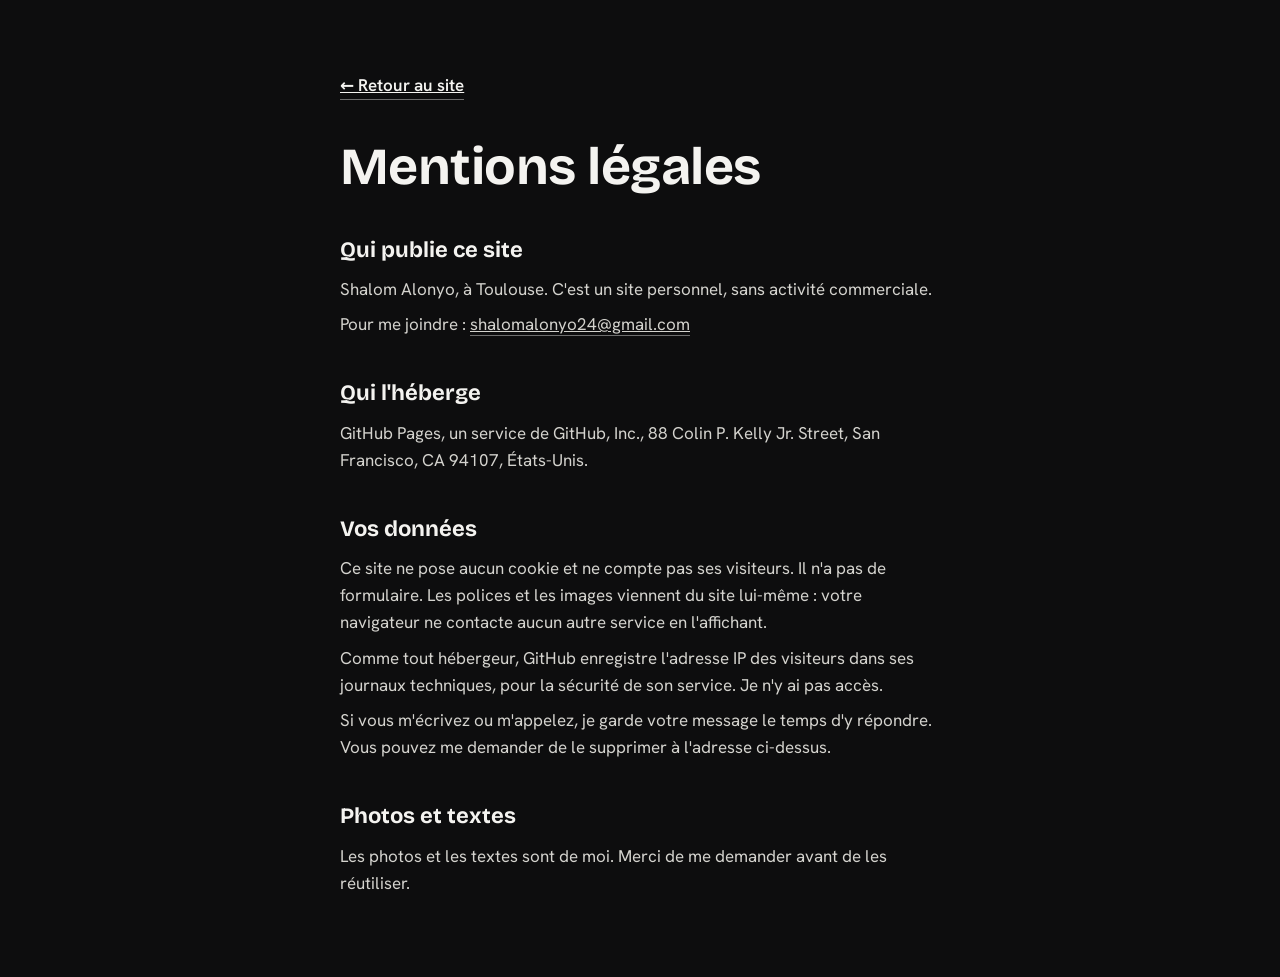
<file: mentions-legales.html>
<!doctype html>
<html lang="fr">
<head>
<meta charset="utf-8">
<meta name="viewport" content="width=device-width, initial-scale=1, viewport-fit=cover">
<title>Mentions légales · Shalom Alonyo</title>
<meta name="description" content="Mentions légales et données personnelles du site de Shalom Alonyo.">
<meta name="theme-color" content="#0D0D0E">
<link rel="icon" type="image/png" href="assets/logo.png">
<style>
@font-face{font-family:"Bricolage";src:url(assets/bricolage.woff2) format("woff2");font-weight:200 800;font-display:swap}
@font-face{font-family:"Hanken";src:url(assets/hanken.woff2) format("woff2");font-weight:100 900;font-display:swap}
*{box-sizing:border-box;margin:0;padding:0}
html{-webkit-text-size-adjust:100%}
body{background:#0D0D0E;color:#F4F3F0;font-family:"Hanken",system-ui,-apple-system,"Segoe UI",sans-serif;font-size:17px;line-height:1.6;-webkit-font-smoothing:antialiased}
main{max-width:680px;margin:0 auto;padding:clamp(28px,6vw,72px) clamp(20px,5vw,40px) 80px}
a{color:inherit;border-bottom:1px solid rgba(255,255,255,.4)}
.back{display:inline-block;font-weight:600;margin-bottom:40px}
h1{font-family:"Bricolage",system-ui,sans-serif;font-weight:700;font-size:clamp(34px,7vw,52px);line-height:1.05;letter-spacing:-.01em}
h2{font-family:"Bricolage",system-ui,sans-serif;font-weight:700;font-size:22px;margin:38px 0 8px}
p{color:#D4D3CE;margin-top:8px}
:focus-visible{outline:2px solid #F4F3F0;outline-offset:3px;border-radius:4px}
</style>
</head>
<body>
<main>
  <a class="back" href="./">← Retour au site</a>
  <h1>Mentions légales</h1>

  <h2>Qui publie ce site</h2>
  <p>Shalom Alonyo, à Toulouse. C'est un site personnel, sans activité commerciale.</p>
  <p>Pour me joindre : <a href="mailto:shalomalonyo24@gmail.com">shalomalonyo24@gmail.com</a></p>

  <h2>Qui l'héberge</h2>
  <p>GitHub Pages, un service de GitHub, Inc., 88 Colin P. Kelly Jr. Street, San Francisco, CA 94107, États-Unis.</p>

  <h2>Vos données</h2>
  <p>Ce site ne pose aucun cookie et ne compte pas ses visiteurs. Il n'a pas de formulaire. Les polices et les images viennent du site lui-même : votre navigateur ne contacte aucun autre service en l'affichant.</p>
  <p>Comme tout hébergeur, GitHub enregistre l'adresse IP des visiteurs dans ses journaux techniques, pour la sécurité de son service. Je n'y ai pas accès.</p>
  <p>Si vous m'écrivez ou m'appelez, je garde votre message le temps d'y répondre. Vous pouvez me demander de le supprimer à l'adresse ci-dessus.</p>

  <h2>Photos et textes</h2>
  <p>Les photos et les textes sont de moi. Merci de me demander avant de les réutiliser.</p>
</main>
</body>
</html>
</file>
